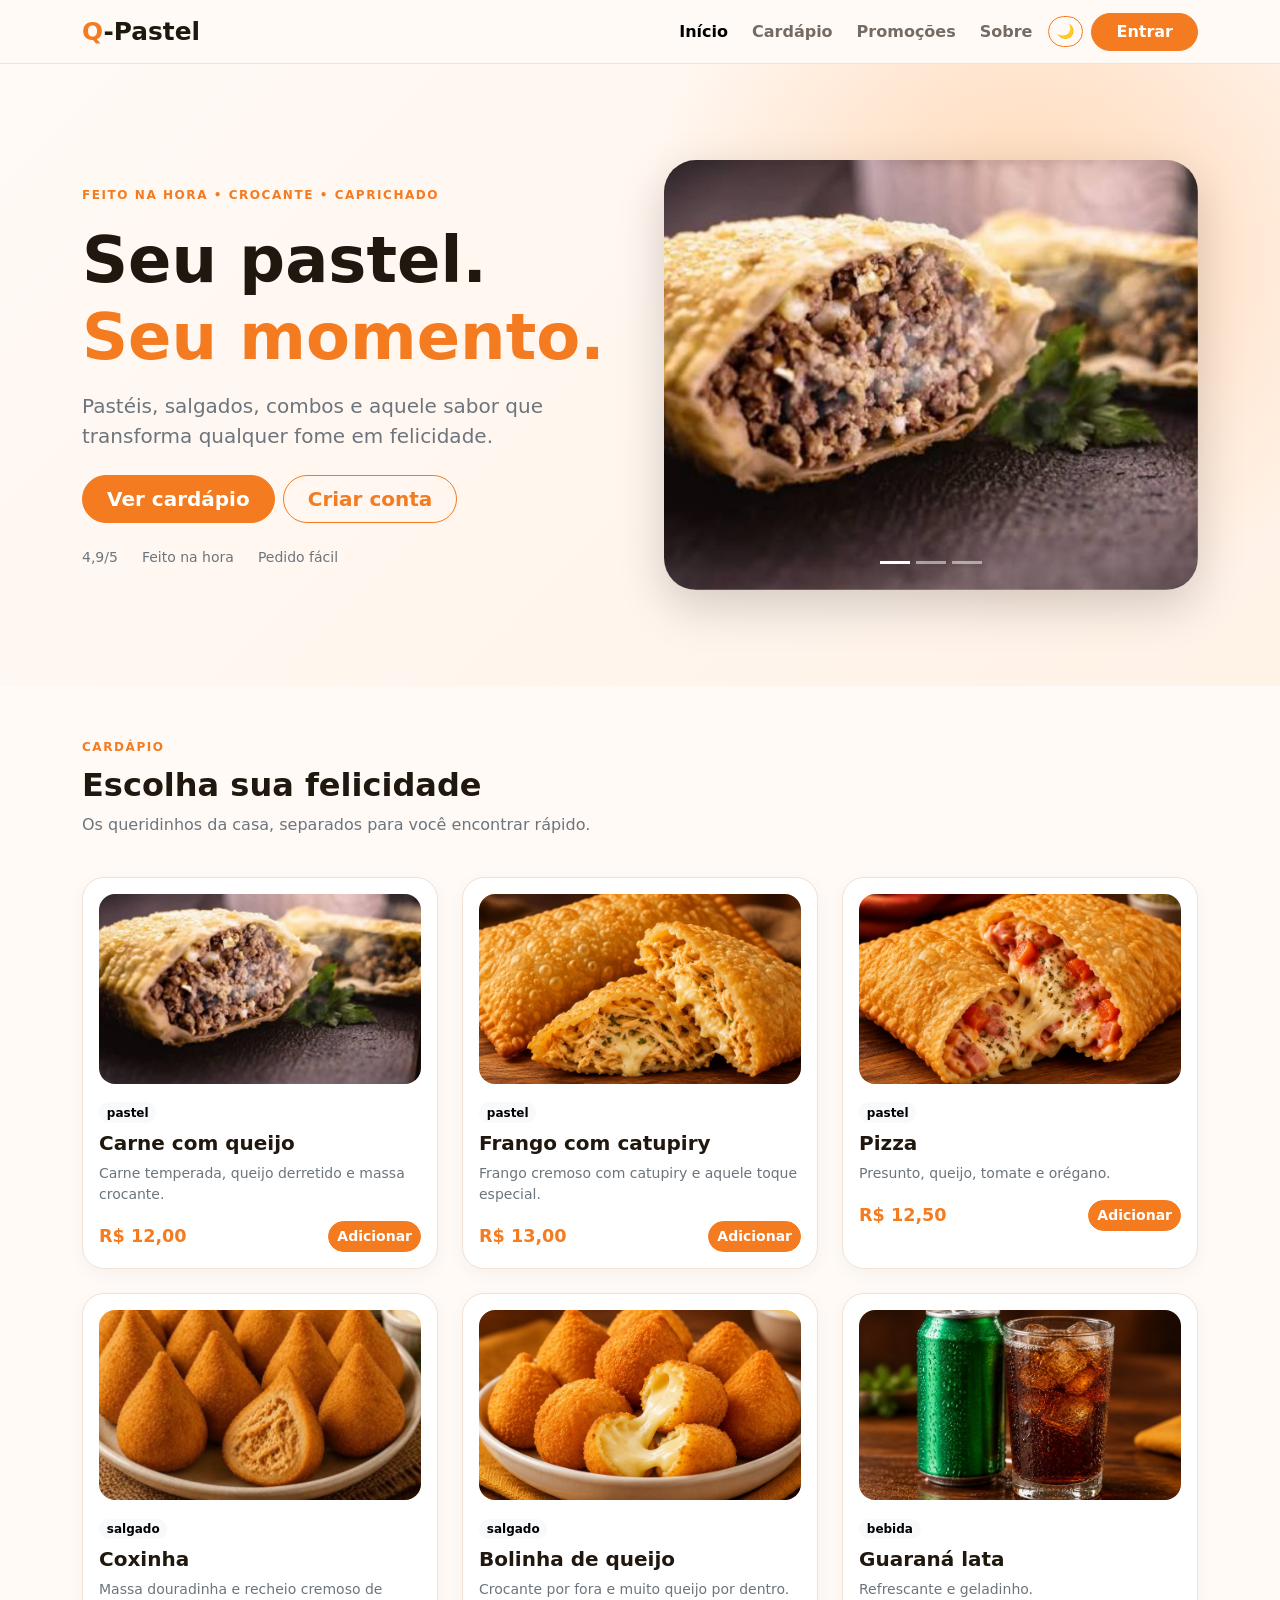
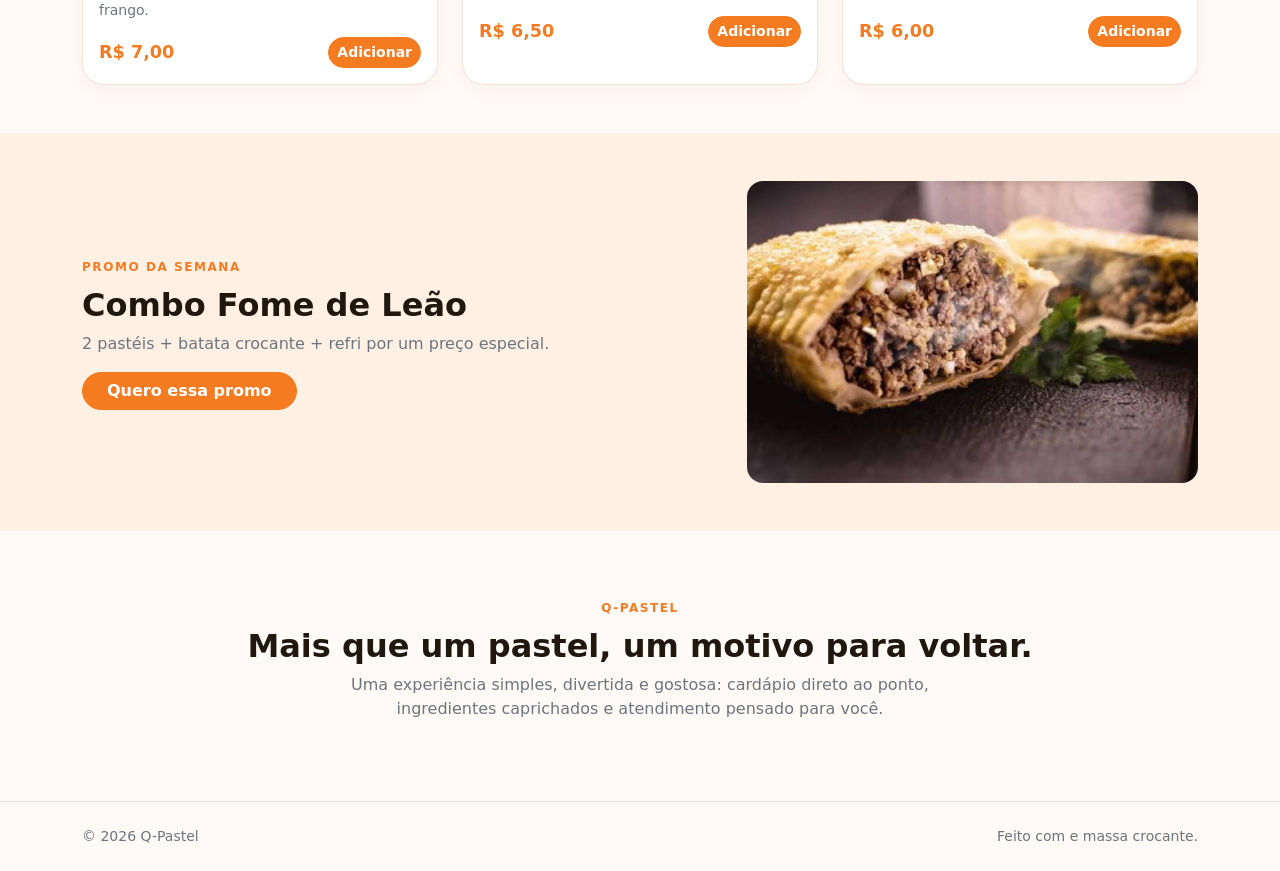
<file: index.html>
<!DOCTYPE html>
<html lang="pt-BR">
<head>
  <meta charset="UTF-8">
  <meta name="viewport" content="width=device-width, initial-scale=1.0">
  <title>Q-Pastel | Sabor que dá vontade de repetir</title>
  <link href="https://cdn.jsdelivr.net/npm/bootstrap@5.3.3/dist/css/bootstrap.min.css" rel="stylesheet">
  <link href="assets/style.css" rel="stylesheet">
</head>
<body>
<nav class="navbar navbar-expand-lg sticky-top qp-nav">
  <div class="container">
    <a class="navbar-brand fw-black qp-brand" href="index.html"><span>Q</span>-Pastel</a>
    <button class="navbar-toggler" data-bs-toggle="collapse" data-bs-target="#nav"><span class="navbar-toggler-icon"></span></button>
    <div class="collapse navbar-collapse" id="nav">
      <ul class="navbar-nav ms-auto align-items-lg-center gap-lg-2">
        <li><a class="nav-link active" href="index.html">Início</a></li>
        <li><a class="nav-link" href="#cardapio">Cardápio</a></li>
        <li><a class="nav-link" href="#promocoes">Promoções</a></li>
        <li><a class="nav-link" href="#sobre">Sobre</a></li>
        <li class="nav-item"><button id="themeToggle" class="btn btn-sm btn-outline-orange rounded-pill">🌙</button></li>
        <li><a class="btn btn-orange rounded-pill px-4" href="login.html">Entrar</a></li>
      </ul>
    </div>
  </div>
</nav>

<header class="hero">
  <div class="container py-5">
    <div class="row align-items-center g-5 py-lg-5">
      <div class="col-lg-6">
        <span class="eyebrow"> FEITO NA HORA • CROCANTE • CAPRICHADO</span>
        <h1 class="display-3 fw-black mt-3">Seu pastel.<br><span>Seu momento.</span></h1>
        <p class="lead text-secondary mt-3">Pastéis, salgados, combos e aquele sabor que transforma qualquer fome em felicidade.</p>
        <div class="d-flex flex-wrap gap-2 mt-4">
          <a href="#cardapio" class="btn btn-orange btn-lg rounded-pill px-4">Ver cardápio</a>
          <a href="cadastro.html" class="btn btn-outline-orange btn-lg rounded-pill px-4">Criar conta</a>
        </div>
        <div class="d-flex gap-4 mt-4 small text-secondary">
          <span> 4,9/5</span><span> Feito na hora</span><span> Pedido fácil</span>
        </div>
      </div>
      <div class="col-lg-6">
        <div id="heroCarousel" class="carousel slide shadow-lg rounded-5 overflow-hidden" data-bs-ride="carousel">
          <div class="carousel-indicators"><button data-bs-target="#heroCarousel" data-bs-slide-to="0" class="active"></button><button data-bs-target="#heroCarousel" data-bs-slide-to="1"></button><button data-bs-target="#heroCarousel" data-bs-slide-to="2"></button></div>
          <div class="carousel-inner">
            <div class="carousel-item active"><img src="assets/pastel-carne-real.jpg" class="d-block w-100" alt="Pastel crocante"></div>
            <div class="carousel-item"><img src="assets/coxinha-real.jpg" class="d-block w-100" alt="Combo Q-Pastel"></div>
            <div class="carousel-item"><img src="assets/bolinha-queijo-real.jpg" class="d-block w-100" alt="Salgados"></div>
          </div>
        </div>
      </div>
    </div>
  </div>
</header>

<section id="cardapio" class="py-5">
  <div class="container">
    <div class="section-title"><span class="eyebrow">CARDÁPIO</span><h2 class="fw-black mt-2">Escolha sua felicidade</h2><p class="text-secondary">Os queridinhos da casa, separados para você encontrar rápido.</p></div>
    <div class="row g-4 mt-2" id="products"></div>
  </div>
</section>

<section id="promocoes" class="py-5 qp-section-soft">
  <div class="container">
    <div class="row align-items-center g-4">
      <div class="col-lg-7"><span class="eyebrow">PROMO DA SEMANA</span><h2 class="fw-black mt-2">Combo Fome de Leão </h2><p class="text-secondary">2 pastéis + batata crocante + refri por um preço especial.</p><button class="btn btn-orange rounded-pill px-4" data-bs-toggle="modal" data-bs-target="#promoModal">Quero essa promo</button></div>
      <div class="col-lg-5"><img src="assets/pastel-carne-real.jpg" class="img-fluid rounded-4" alt="Promoção"></div>
    </div>
  </div>
</section>

<section id="sobre" class="py-5">
  <div class="container text-center py-3">
    <span class="eyebrow">Q-PASTEL</span><h2 class="fw-black mt-2">Mais que um pastel, um motivo para voltar.</h2>
    <p class="text-secondary mx-auto" style="max-width:680px">Uma experiência simples, divertida e gostosa: cardápio direto ao ponto, ingredientes caprichados e atendimento pensado para você.</p>
  </div>
</section>

<footer class="py-4 border-top"><div class="container d-flex flex-wrap justify-content-between gap-2 small text-secondary"><span>© 2026 Q-Pastel</span><span>Feito com  e massa crocante.</span></div></footer>

<div class="modal fade" id="promoModal" tabindex="-1"><div class="modal-dialog modal-dialog-centered"><div class="modal-content qp-modal"><div class="modal-header border-0"><h5 class="fw-bold"> Combo reservado!</h5><button class="btn-close" data-bs-dismiss="modal"></button></div><div class="modal-body">Entre na sua conta para finalizar seu pedido e acompanhar tudo por lá.</div><div class="modal-footer border-0"><a href="login.html" class="btn btn-orange rounded-pill">Entrar agora</a></div></div></div></div>
<script src="assets/app.js"></script>
<script src="https://cdn.jsdelivr.net/npm/bootstrap@5.3.3/dist/js/bootstrap.bundle.min.js"></script>
</body>
</html>
</file>
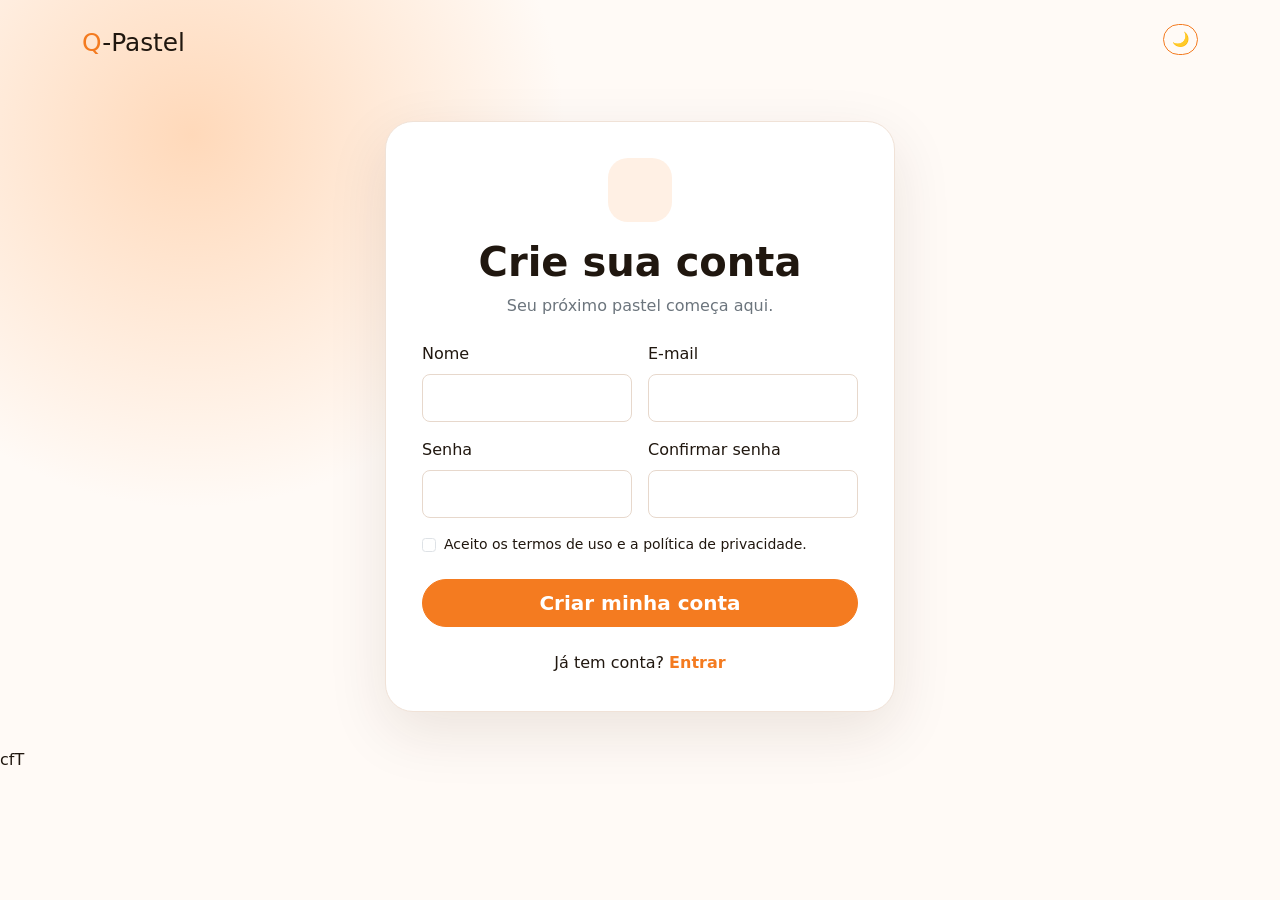
<file: cadastro.html>
<!DOCTYPE html>
<html lang="pt-BR">

<head>
    <meta charset="UTF-8">
    <meta name="viewport" content="width=device-width,initial-scale=1">
    <title>Cadastro | Q-Pastel</title>
    <link href="https://cdn.jsdelivr.net/npm/bootstrap@5.3.3/dist/css/bootstrap.min.css" rel="stylesheet">
    <link href="assets/style.css" rel="stylesheet">
</head>

<body class="auth-bg">
    <div class="container py-4"><a class="qp-brand text-decoration-none"
            href="index.html"><span>Q</span>-Pastel</a><button id="themeToggle"
            class="btn btn-sm btn-outline-orange rounded-pill float-end">🌙</button></div>
    <main class="container auth-wrap">
        <div class="auth-card mx-auto">
            <div class="text-center mb-4">
                <div class="logo-bubble"></div>
                <h1 class="fw-black mt-3">Crie sua conta</h1>
                <p class="text-secondary">Seu próximo pastel começa aqui.</p>
            </div>
            <form id="registerForm" novalidate>
                <div class="row g-3">
                    <div class="col-md-6"><label class="form-label">Nome</label><input id="name"
                            class="form-control form-control-lg" required minlength="2">
                        <div class="invalid-feedback">Informe seu nome.</div>
                    </div>
                    <div class="col-md-6"><label class="form-label">E-mail</label><input id="email" type="email"
                            class="form-control form-control-lg" required>
                        <div class="invalid-feedback">Digite um e-mail válido.</div>
                    </div>
                    <div class="col-md-6"><label class="form-label">Senha</label><input id="password" type="password"
                            class="form-control form-control-lg" required minlength="6">
                        <div class="invalid-feedback">Mínimo de 6 caracteres.</div>
                    </div>
                    <div class="col-md-6"><label class="form-label">Confirmar senha</label><input id="confirmPassword"
                            type="password" class="form-control form-control-lg" required>
                        <div class="invalid-feedback">As senhas precisam ser iguais.</div>
                    </div>
                </div>
                <label class="d-flex gap-2 small mt-3"><input id="terms" type="checkbox" class="form-check-input"
                        required> Aceito os termos de uso e a política de privacidade.</label>
                <button class="btn btn-orange btn-lg w-100 rounded-pill mt-4">Criar minha conta</button>
                <div id="registerAlert" class="alert d-none mt-3"></div>
            </form>
            <p class="text-center mt-4 mb-0">Já tem conta? <a class="link-orange fw-bold" href="login.html">Entrar</a>
            </p>
        </div>
    </main>
    <script src="assets/app.js"></script>
    <script src="assets/auth.js"></script>
</body>

</html>cfT
</file>
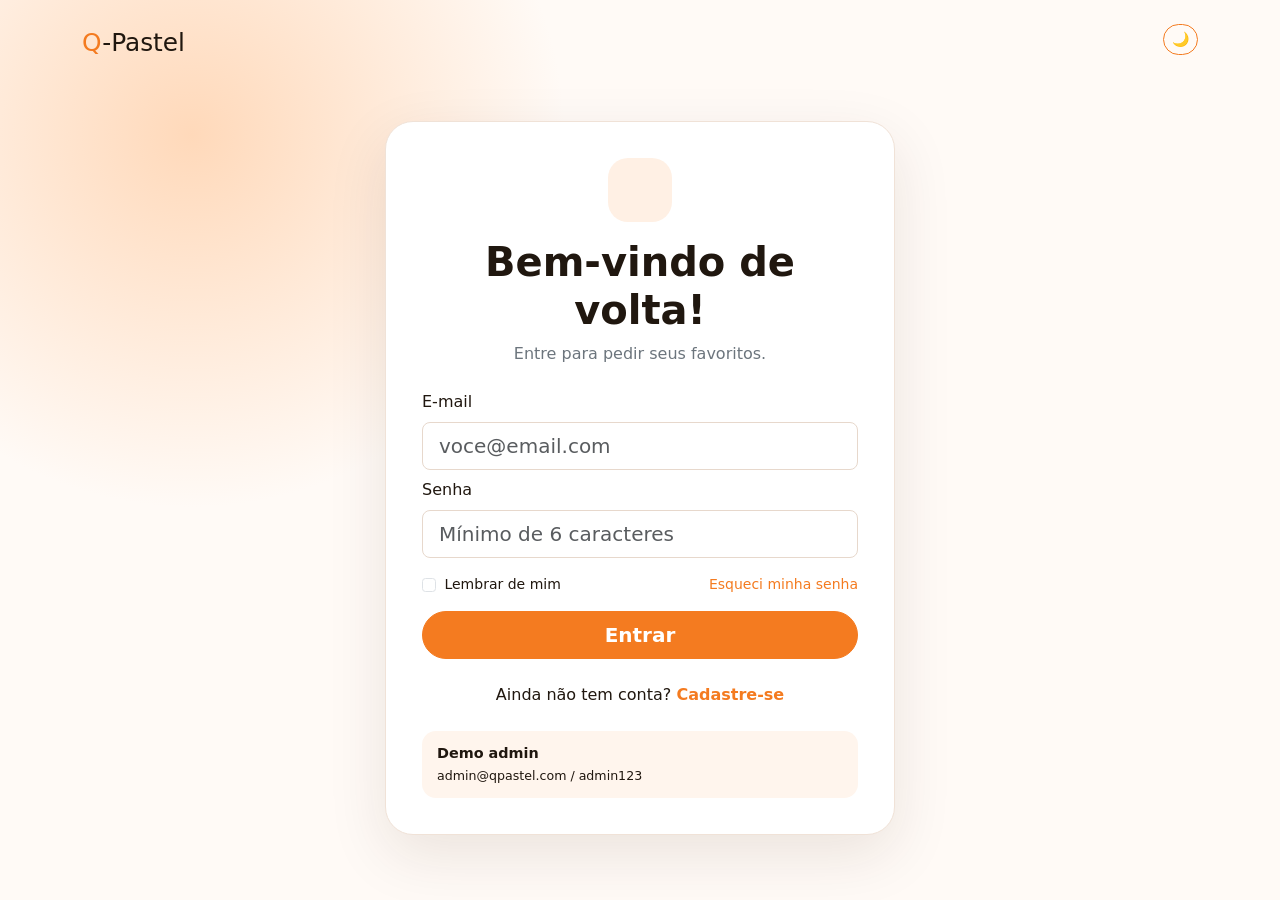
<file: dashboard.html>
<!DOCTYPE html>
<html lang="pt-BR">

<head>
    <meta charset="UTF-8">
    <meta name="viewport" content="width=device-width,initial-scale=1">
    <title>Dashboard | Q-Pastel</title>
    <link href="https://cdn.jsdelivr.net/npm/bootstrap@5.3.3/dist/css/bootstrap.min.css" rel="stylesheet">
    <link href="assets/style.css" rel="stylesheet">
</head>

<body>
    <nav class="navbar qp-nav sticky-top">
        <div class="container"><a class="qp-brand text-decoration-none" href="index.html"><span>Q</span>-Pastel</a>
            <div class="d-flex align-items-center gap-2"><button id="themeToggle"
                    class="btn btn-sm btn-outline-orange rounded-pill">🌙</button>
                <div id="userArea"></div>
            </div>
        </div>
    </nav>
    <main class="container py-5">
        <div class="d-flex flex-wrap justify-content-between align-items-end mb-4">
            <div><span class="eyebrow">PAINEL ADMINISTRATIVO</span>
                <h1 class="fw-black mt-2">Visão geral </h1>
                <p class="text-secondary">Acompanhe o movimento da Q-Pastel.</p>
            </div><button class="btn btn-orange rounded-pill" data-bs-toggle="modal" data-bs-target="#newProduct">+ Novo
                produto</button>
        </div>
        <div class="row g-3 mb-4">
            <div class="col-md-3">
                <div class="stat-card"><span>Vendas hoje</span><strong>R$ 2.480</strong><small>↑ 12,4%</small></div>
            </div>
            <div class="col-md-3">
                <div class="stat-card"><span>Pedidos</span><strong>86</strong><small>↑ 8,1%</small></div>
            </div>
            <div class="col-md-3">
                <div class="stat-card"><span>Ticket médio</span><strong>R$ 28,84</strong><small>↑ 3,2%</small></div>
            </div>
            <div class="col-md-3">
                <div class="stat-card"><span>Clientes</span><strong>1.248</strong><small>+32 hoje</small></div>
            </div>
        </div>
        <div class="row g-4">
            <div class="col-lg-8">
                <div class="dashboard-card">
                    <div class="d-flex justify-content-between">
                        <h5 class="fw-bold">Vendas da semana</h5><span class="badge text-bg-light">Últimos 7 dias</span>
                    </div>
                    <div class="chart mt-4">
                        <div style="height:40%"><i>SEG</i></div>
                        <div style="height:62%"><i>TER</i></div>
                        <div style="height:55%"><i>QUA</i></div>
                        <div style="height:78%"><i>QUI</i></div>
                        <div style="height:68%"><i>SEX</i></div>
                        <div style="height:94%"><i>SÁB</i></div>
                        <div style="height:48%"><i>DOM</i></div>
                    </div>
                </div>
            </div>
            <div class="col-lg-4">
                <div class="dashboard-card">
                    <h5 class="fw-bold">Mais vendidos</h5>
                    <div class="rank"><b>1</b><span> Carne com queijo</span><strong>184</strong></div>
                    <div class="rank"><b>2</b><span> Frango c/ catupiry</span><strong>161</strong></div>
                    <div class="rank"><b>3</b><span>Refrigerante Guaraná</span><strong>142</strong></div>
                    <div class="rank"><b>4</b><span>Batata Batata</span><strong>98</strong></div>
                </div>
            </div>
        </div>
        <div class="dashboard-card mt-4">
            <h5 class="fw-bold">Pedidos recentes</h5>
            <div class="table-responsive">
                <table class="table align-middle mt-3">
                    <thead>
                        <tr>
                            <th>#</th>
                            <th>Cliente</th>
                            <th>Itens</th>
                            <th>Total</th>
                            <th>Status</th>
                        </tr>
                    </thead>
                    <tbody>
                        <tr>
                            <td>#1048</td>
                            <td>Mariana</td>
                            <td>2x Pastel + refri</td>
                            <td>R$ 32,00</td>
                            <td><span class="badge status-ok">Pronto</span></td>
                        </tr>
                        <tr>
                            <td>#1047</td>
                            <td>João</td>
                            <td>Combo Fome de Leão</td>
                            <td>R$ 39,90</td>
                            <td><span class="badge status-wait">Preparando</span></td>
                        </tr>
                        <tr>
                            <td>#1046</td>
                            <td>Lucas</td>
                            <td>3x Pastel</td>
                            <td>R$ 36,00</td>
                            <td><span class="badge status-ok">Entregue</span></td>
                        </tr>
                    </tbody>
                </table>
            </div>
        </div>
    </main>
    <div class="modal fade" id="newProduct" tabindex="-1">
        <div class="modal-dialog modal-dialog-centered">
            <div class="modal-content qp-modal">
                <div class="modal-header">
                    <h5 class="fw-bold">Novo produto</h5><button class="btn-close" data-bs-dismiss="modal"></button>
                </div>
                <div class="modal-body"><input class="form-control mb-3" placeholder="Nome do produto"><input
                        class="form-control mb-3" placeholder="Preço (R$)"><textarea class="form-control"
                        placeholder="Descrição"></textarea></div>
                <div class="modal-footer"><button class="btn btn-orange rounded-pill" data-bs-dismiss="modal">Salvar
                        produto</button></div>
            </div>
        </div>
    </div>
    <script src="assets/app.js"></script>
    <script src="assets/auth.js"></script>
    <script>document.addEventListener('DOMContentLoaded', () => { const u = JSON.parse(localStorage.getItem('qp_user') || 'null'); if (!u || !u.admin) { location.href = 'login.html'; } })</script>
    <script src="https://cdn.jsdelivr.net/npm/bootstrap@5.3.3/dist/js/bootstrap.bundle.min.js"></script>
</body>

</html>
</file>
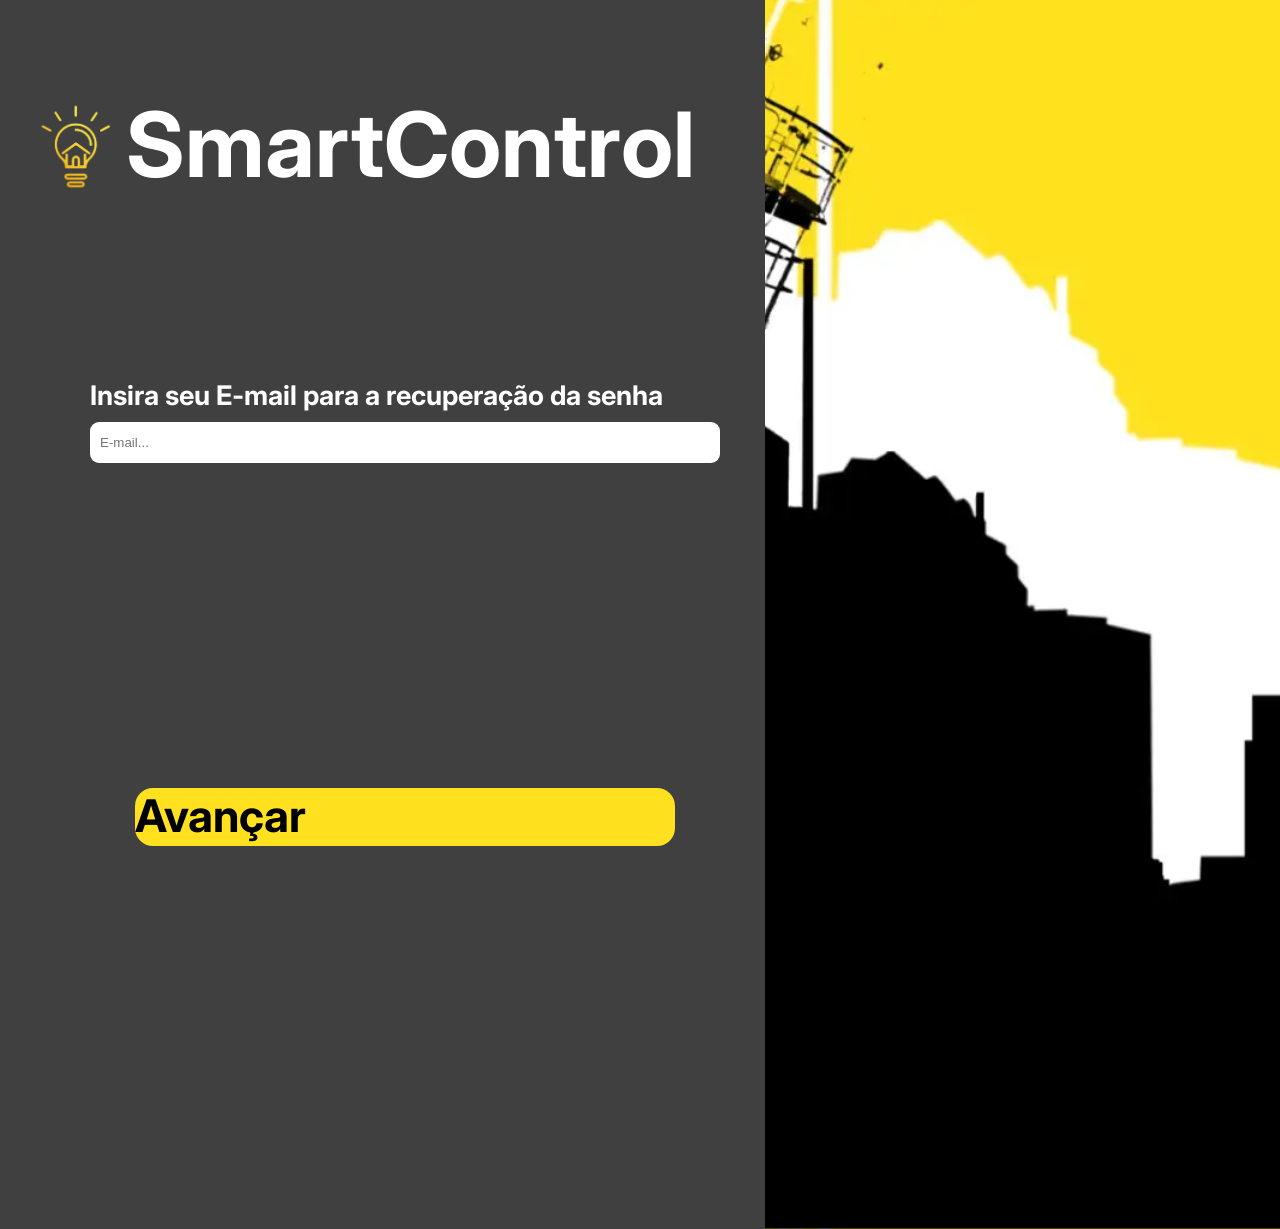
<file: esqueceu.html>
<!DOCTYPE html>
<html lang="pt-br">
<head>
    <meta charset="UTF-8">
    <meta name="viewport" content="width=device-width, initial-scale=1.0">
    <title>SmartControl - Esqueci Minha Senha</title>
    <link rel="stylesheet" href="assets/css/esqueceu.css">
    <link rel="preconnect" href="https://fonts.googleapis.com">
    <link rel="preconnect" href="https://fonts.gstatic.com" crossorigin>
    <link href="https://fonts.googleapis.com/css2?family=Inter:ital,opsz,wght@0,14..32,100..900;1,14..32,100..900&display=swap" rel="stylesheet">
    <link rel="icon" type="image/png" href="assets/images/logosmartcontrol.png">
</head>
<body>
    <div class="container">
        <div class="senha">
            <div class="cabeca">
                 <img src="assets/images/logosmartcontrol.png" alt="logo_smart_control" width="100" height="auto">
                 <h1>SmartControl</h1>
            </div>

            <form action="index.html" method="get" class="formulario">
                <label for="email">Insira seu E-mail para a recuperação da senha</label>
                <input type="email" name="email" id="email" required placeholder="E-mail..." class="inputs">
                <button type="submit" class="botao">Avançar</button>
            </form>
        </div>
    </div>
</body>
</html>
</file>
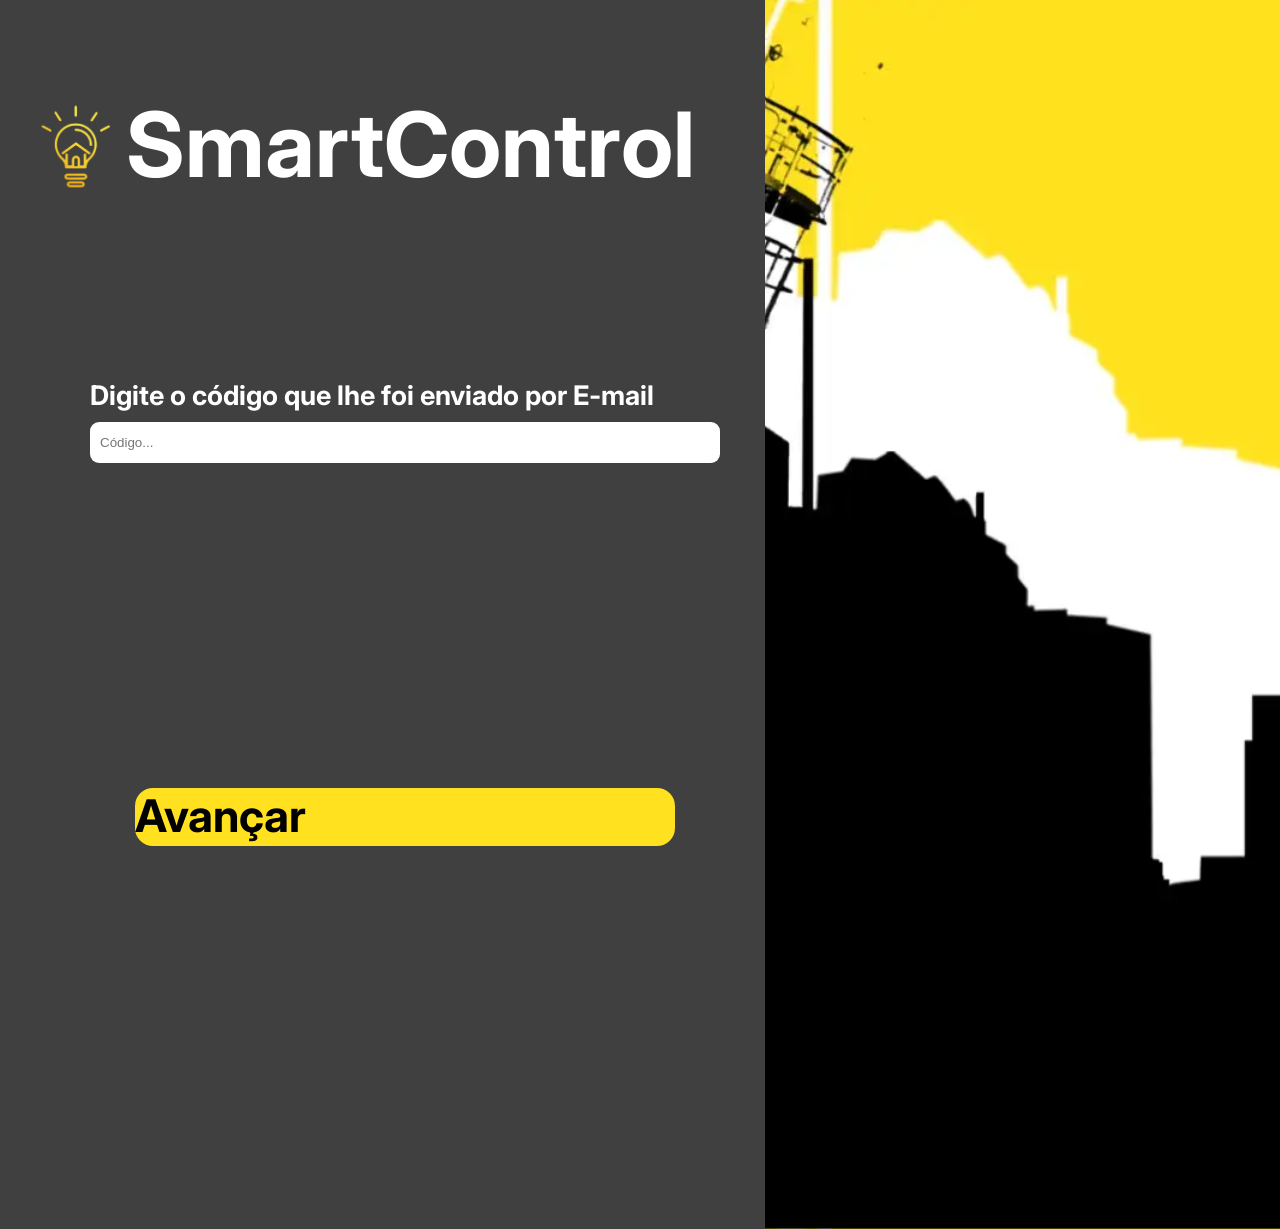
<file: esqueceu2.html>
<!DOCTYPE html>
<html lang="pt-br">
<head>
    <meta charset="UTF-8">
    <meta name="viewport" content="width=device-width, initial-scale=1.0">
    <title>SmartControl - Esqueci Minha Senha</title>
    <link rel="stylesheet" href="assets/css/esqueceu2.css">
    <link rel="preconnect" href="https://fonts.googleapis.com">
    <link rel="preconnect" href="https://fonts.gstatic.com" crossorigin>
    <link href="https://fonts.googleapis.com/css2?family=Inter:ital,opsz,wght@0,14..32,100..900;1,14..32,100..900&display=swap" rel="stylesheet">
    <link rel="icon" type="image/png" href="assets/images/logosmartcontrol.png">
</head>
<body>
    <div class="container">
        <div class="senha2">
            <div class="cabeca">
                <img src="assets/images/logosmartcontrol.png" alt="logo_smart_control" width="100" height="auto">
                <h1>SmartControl</h1>
            </div>
        
            <form action="dashboard.html" method="get" class="formulario">
                <label for="codigo">Digite o código que lhe foi enviado por E-mail</label>
                <input type="text" name="codigo" id="codigo" class="inputs" required placeholder="Código...">
                <button type="submit" class="botao">Avançar</button>
            </form>
        </div>
    </div>
</body>
</html>
</file>
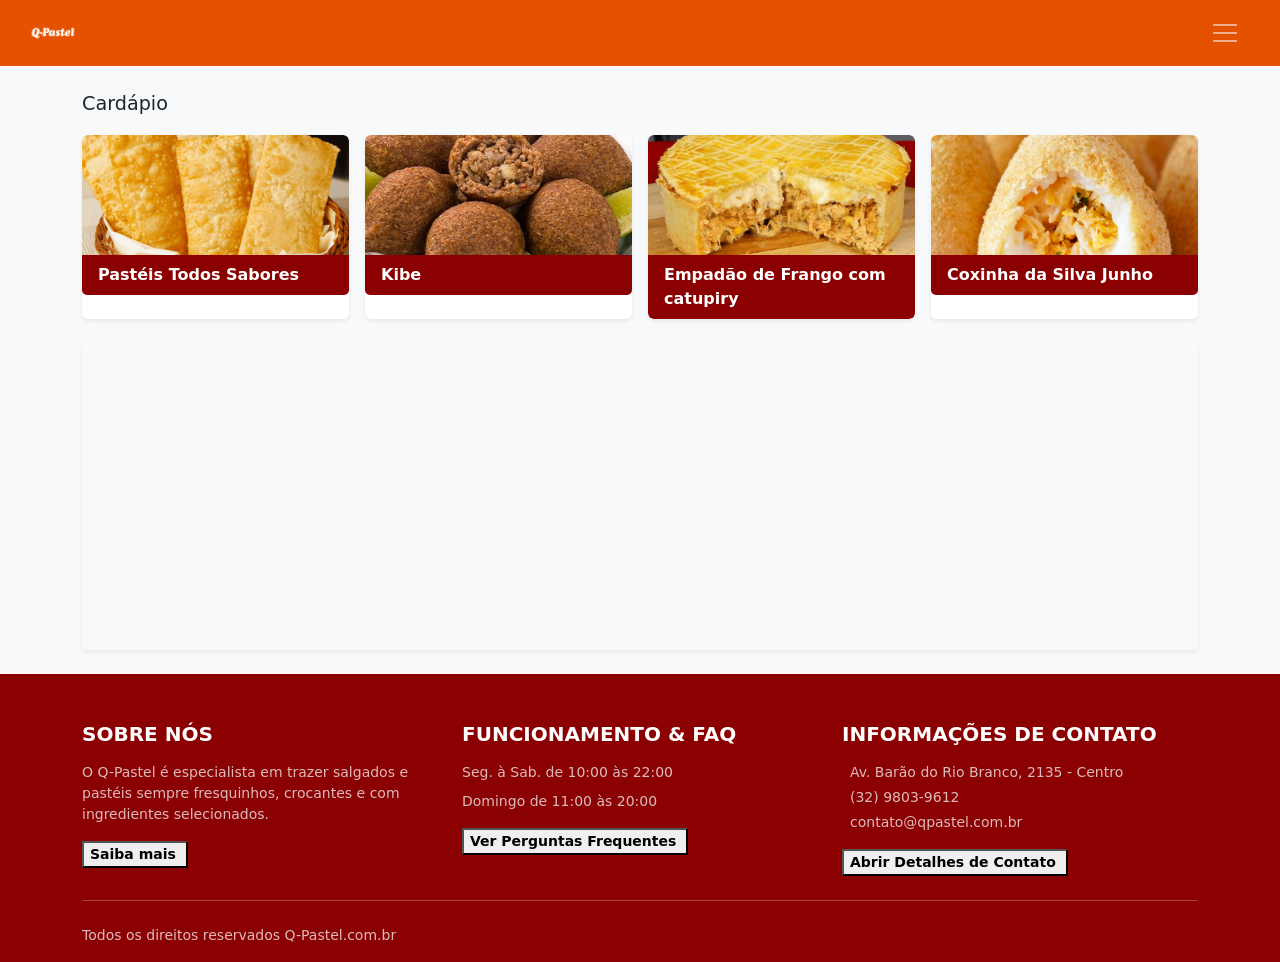
<file: home.html>
<!DOCTYPE html>
<html lang="pt-BR">
<head>
  <meta charset="UTF-8">
  <meta name="viewport" content="width=device-width, initial-scale=1.0">
  <title>Q-Pastel</title>
  <link href="https://cdn.jsdelivr.net/npm/bootstrap@5.3.0/dist/css/bootstrap.min.css" rel="stylesheet">
  <link rel="icon" type="image/png" href="assets/images/images (1).jpg">
  <style>
    .bg-laranja { background-color: #e65100; }
    .bg-vinho { background-color: #8b0000; }
  </style>
</head>
<body class="bg-light">

  <nav class="navbar navbar-dark bg-laranja px-3">
    <div class="container-fluid">
        <img src="assets/images/images__1_-removebg-preview.png" alt="Logo" width="50px" height="auto">
        <a class="navbar-brand fw-bold" href="#"></a>
        <button class="navbar-toggler border-0" type="button" data-bs-toggle="collapse" data-bs-target="#menuDrop">
        <span class="navbar-toggler-icon"></span>
        </button>
        
        <div class="collapse navbar-collapse mt-2" id="menuDrop">
        <div class="d-flex flex-column gap-2 ms-auto" style="max-width: 200px;">
            <a href="#cardapio" class="btn bg-vinho text-white rounded-pill fw-bold">Cardápio</a>
            <a href="#delivery" class="btn bg-vinho text-white rounded-pill fw-bold">Delivery</a>
            <a href="#enderecos" class="btn bg-vinho text-white rounded-pill fw-bold">Endereços</a>
            <a href="#contato" class="btn bg-vinho text-white rounded-pill fw-bold">Contato</a>
            <a href="login.html" class="btn bg-vinho text-white rounded-pill fw-bold">Log Out</a>
        </div>
        </div>
    </div>
  </nav>

  <main class="container my-4">
    <p> 
    <big>Cardápio </big>
    </p>
    <section id="cardapio" class="row g-3">
      
      <div class="col-12 col-sm-6 col-md-3">
        <div class="card h-100 border-0 shadow-sm overflow-hidden">
          <img src="assets/images/Massa-de-Pastel-de-Feira.png" class="card-img-top" style="height: 120px; object-fit: cover;" alt="Pastéis">
          <div class="card-footer bg-vinho text-white fw-bold border-0 fs-7">Pastéis Todos Sabores</div>
        </div>
      </div>

      <div class="col-12 col-sm-6 col-md-3">
        <div class="card h-100 border-0 shadow-sm overflow-hidden">
          <img src="assets/images/kibe-03.png" class="card-img-top" style="height: 120px; object-fit: cover;" alt="Kibe">
          <div class="card-footer bg-vinho text-white fw-bold border-0 fs-7">Kibe</div>
        </div>
      </div>

      <div class="col-12 col-sm-6 col-md-3">
        <div class="card h-100 border-0 shadow-sm overflow-hidden">
          <img src="assets/images/hq720.png" class="card-img-top" style="height: 120px; object-fit: cover;" alt="Empadão">
          <div class="card-footer bg-vinho text-white fw-bold border-0 fs-7">Empadão de Frango com catupiry</div>
        </div>
      </div>

      <div class="col-12 col-sm-6 col-md-3">
        <div class="card h-100 border-0 shadow-sm overflow-hidden">
          <img src="assets/images/coxinha9392.webp" class="card-img-top" style="height: 120px; object-fit: cover;" alt="Coxinha">
          <div class="card-footer bg-vinho text-white fw-bold border-0 fs-7">Coxinha da Silva Junho</div>
        </div>
      </div>

    </section>

    <section id="enderecos" class="mt-4 shadow-sm rounded overflow-hidden">
      <iframe 
        class="w-100"
        height="300"
        src="https://www.google.com/maps/embed?pb=!1m18!1m12!1m3!1d3705.5123456789!2d-43.35!3d-21.76!2m3!1f0!2f0!3f0!3m2!1i1024!2i768!4f13.1!3m3!1m2!1s0x0%3A0x0!2zMjHCsDQ1JzM2LjAiUyA0M8KwMjEnMDAuMCJX!5e0!3m2!1wpt-BR!2sbr!4v1234567890" 
        allowfullscreen="" 
        loading="lazy">
      </iframe>
    </section>
  </main>

  <div class="modal fade text-dark" id="modalSobre" tabindex="-1">
    <div class="modal-dialog modal-dialog-centered">
      <div class="modal-content">
        <div class="modal-header text-white" style="background-color: #e65100;">
          <h5 class="modal-title fw-bold">Sobre Nós</h5>
          <button type="button" class="btn-close btn-close-white" data-bs-dismiss="modal"></button>
        </div>
        <div class="modal-body">
          Fundado com a missão de servir o melhor salgado da região, o Q-Pastel trabalha apenas com produtos de alta qualidade, massa crocante e recheios generosos.
        </div>
      </div>
    </div>
  </div>

  <div class="modal fade text-dark" id="modalFaq" tabindex="-1">
    <div class="modal-dialog modal-dialog-centered">
      <div class="modal-content">
        <div class="modal-header text-white" style="background-color: #e65100;">
          <h5 class="modal-title fw-bold">Perguntas Frequentes</h5>
          <button type="button" class="btn-close btn-close-white" data-bs-dismiss="modal"></button>
        </div>
        <div class="modal-body">
          <p class="fw-bold mb-1">Qual o valor do frete?</p>
          <p class="small text-muted mb-3">O frete varia de acordo com o seu bairro. Faça o login para calcular.</p>
          <p class="fw-bold mb-1">Quais as formas de pagamento?</p>
          <p class="small text-muted mb-0">Aceitamos Pix, cartões de crédito/débito e dinheiro na entrega.</p>
        </div>
      </div>
    </div>
  </div>

  <div class="modal fade text-dark" id="modalContato" tabindex="-1">
    <div class="modal-dialog modal-dialog-centered">
      <div class="modal-content">
        <div class="modal-header text-white" style="background-color: #e65100;">
          <h5 class="modal-title fw-bold">Informações de Contato</h5>
          <button type="button" class="btn-close btn-close-white" data-bs-dismiss="modal"></button>
        </div>
        <div class="modal-body">
          <p class="mb-2"><i class="fa-solid fa-envelope me-2 text-warning"></i> contato@qpastel.com.br</p>
          <p class="mb-2"><i class="fa-solid fa-phone me-2 text-warning"></i> (32) 9803-9612</p>
          <p class="mb-0"><i class="fa-solid fa-location-dot me-2 text-warning"></i>Av. Barão do Rio Branco, 2135 - Centro</p>
        </div>
      </div>
    </div>
  </div>

  <script src="https://cdn.jsdelivr.net/npm/bootstrap@5.3.0/dist/js/bootstrap.bundle.min.js"></script>
</body>

<footer class="bg-vinho text-white pt-5 pb-3 mt-auto">
  <div class="container">
    <div class="row g-4">

      <div class="col-12 col-md-4">
        <h5 class="fw-bold text-uppercase mb-3">Sobre Nós</h5>
        <p class="small text-light opacity-75 mb-3">O Q-Pastel é especialista em trazer salgados e pastéis sempre fresquinhos, crocantes e com ingredientes selecionados.</p>
        <button class="footer-link small fw-bold" data-bs-toggle="modal" data-bs-target="#modalSobre">
          Saiba mais <i class="fa-solid fa-arrow-right ms-1"></i>
        </button>
      </div>

      <div class="col-12 col-md-4">
        <h5 class="fw-bold text-uppercase mb-3">Funcionamento & FAQ</h5>
        <p class="small text-light opacity-75 mb-2">Seg. à Sab. de 10:00 às 22:00</p>
        <p class="small text-light opacity-75 mb-3">Domingo de 11:00 às 20:00</p>
        <button class="footer-link small fw-bold" data-bs-toggle="modal" data-bs-target="#modalFaq">
          Ver Perguntas Frequentes <i class="fa-solid fa-arrow-right ms-1"></i>
        </button>
      </div>

      <div class="col-12 col-md-4">
        <h5 class="fw-bold text-uppercase mb-3">Informações de Contato</h5>
        <p class="small text-light opacity-75 mb-1"><i class="fa-solid fa-location-dot me-2"></i> Av. Barão do Rio Branco, 2135 - Centro</p>
        <p class="small text-light opacity-75 mb-1"><i class="fa-solid fa-phone me-2"></i> (32) 9803-9612</p>
        <p class="small text-light opacity-75 mb-3"><i class="fa-solid fa-envelope me-2"></i> contato@qpastel.com.br</p>
        <button class="footer-link small fw-bold" data-bs-toggle="modal" data-bs-target="#modalContato">
          Abrir Detalhes de Contato <i class="fa-solid fa-arrow-right ms-1"></i>
        </button>
      </div>

    </div>

    <hr class="my-4 border-light opacity-25">

    <div class="d-flex flex-column flex-sm-row justify-content-between align-items-center small text-light opacity-75">
      <p class="mb-2 mb-sm-0">Todos os direitos reservados Q-Pastel.com.br</p>
      <div class="d-flex gap-3 fs-5">
        <a href="#" class="text-white"><i class="fa-brands fa-facebook"></i></a>
        <a href="#" class="text-white"><i class="fa-brands fa-instagram"></i></a>
        <a href="#" class="text-white"><i class="fa-brands fa-whatsapp"></i></a>
      </div>
    </div>
  </div>
</footer>
</html>
</file>
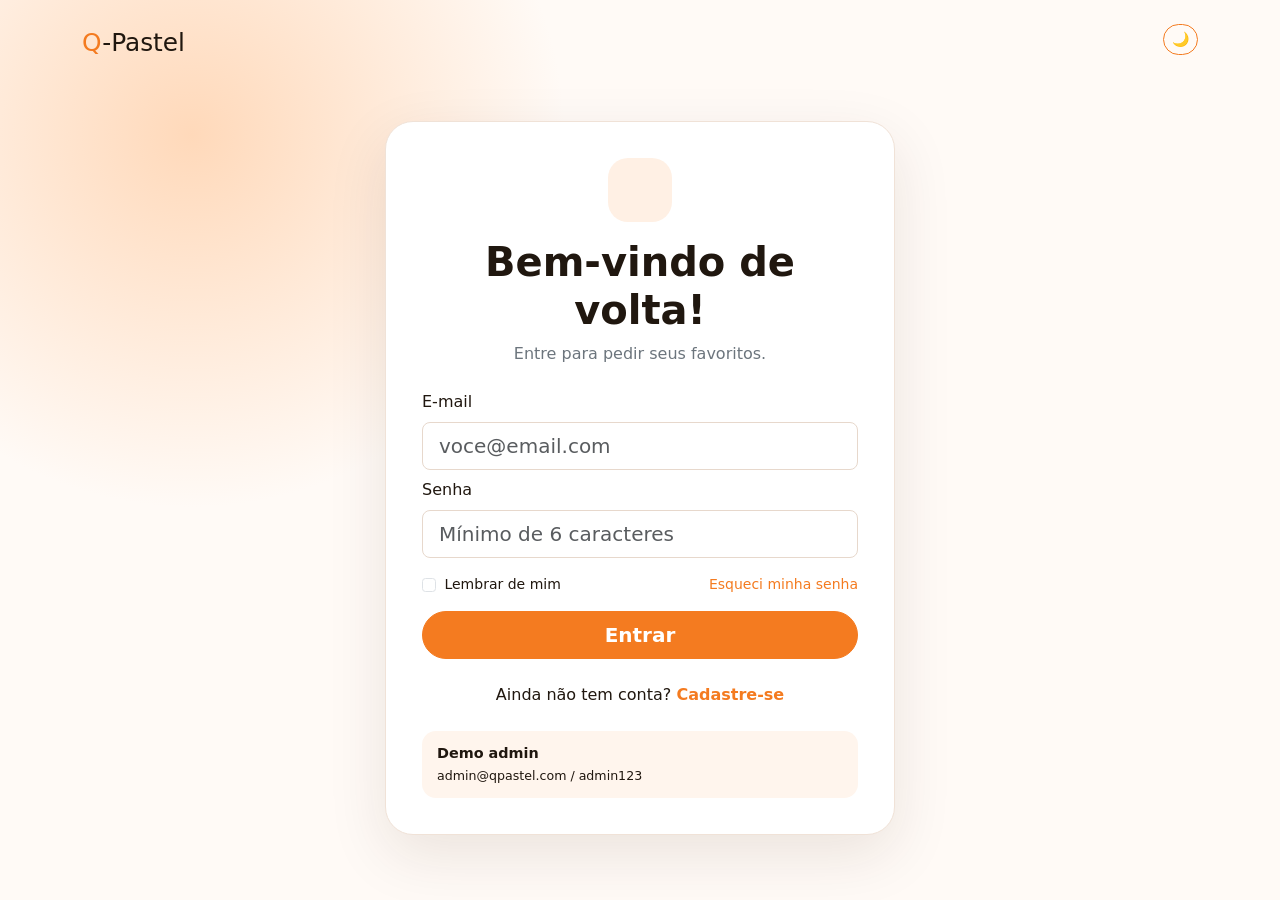
<file: login.html>
<!DOCTYPE html>
<html lang="pt-BR">

<head>
    <meta charset="UTF-8">
    <meta name="viewport" content="width=device-width,initial-scale=1">
    <title>Entrar | Q-Pastel</title>
    <link href="https://cdn.jsdelivr.net/npm/bootstrap@5.3.3/dist/css/bootstrap.min.css" rel="stylesheet">
    <link href="assets/style.css" rel="stylesheet">
</head>

<body class="auth-bg">
    <div class="container py-4"><a class="qp-brand text-decoration-none"
            href="index.html"><span>Q</span>-Pastel</a><button id="themeToggle"
            class="btn btn-sm btn-outline-orange rounded-pill float-end">🌙</button></div>
    <main class="container auth-wrap">
        <div class="auth-card mx-auto">
            <div class="text-center mb-4">
                <div class="logo-bubble"></div>
                <h1 class="fw-black mt-3">Bem-vindo de volta!</h1>
                <p class="text-secondary">Entre para pedir seus favoritos.</p>
            </div>
            <form id="loginForm" novalidate>
                <label class="form-label">E-mail</label><input id="email" type="email"
                    class="form-control form-control-lg mb-2" placeholder="voce@email.com" required>
                <div class="invalid-feedback mb-2">Digite um e-mail válido.</div>
                <label class="form-label">Senha</label><input id="password" type="password"
                    class="form-control form-control-lg mb-2" placeholder="Mínimo de 6 caracteres" required
                    minlength="6">
                <div class="invalid-feedback mb-2">A senha precisa ter pelo menos 6 caracteres.</div>
                <div class="d-flex justify-content-between align-items-center my-3"><label class="small"><input
                            type="checkbox" class="form-check-input me-1"> Lembrar de mim</label><a href="#"
                        class="link-orange small">Esqueci minha senha</a></div>
                <button class="btn btn-orange btn-lg w-100 rounded-pill">Entrar</button>
                <div id="loginAlert" class="alert d-none mt-3"></div>
            </form>
            <p class="text-center mt-4 mb-0">Ainda não tem conta? <a class="link-orange fw-bold"
                    href="cadastro.html">Cadastre-se</a></p>
            <div class="demo-box mt-4"><strong>Demo admin</strong><br><small>admin@qpastel.com / admin123</small></div>
        </div>
    </main>
    <script src="assets/app.js"></script>
    <script src="assets/auth.js"></script>
</body>

</html>
</file>
<file: assets/style.css>
:root {
    --orange: #f47b20;
    --orange2: #ff9a45;
    --ink: #20170f;
    --muted: #756b63;
    --bg: #fffaf6;
    --card: #fff;
    --line: #f0e2d7
}

* {
    box-sizing: border-box
}

body {
    font-family: Inter, system-ui, -apple-system, BlinkMacSystemFont, "Segoe UI", sans-serif;
    background: var(--bg);
    color: var(--ink)
}

.fw-black {
    font-weight: 900
}

.qp-brand {
    font-size: 1.55rem;
    color: var(--ink)
}

.qp-brand span {
    color: var(--orange)
}

.qp-nav {
    background: rgba(255, 250, 246, .92);
    backdrop-filter: blur(14px);
    border-bottom: 1px solid var(--line)
}

.nav-link {
    color: var(--muted);
    font-weight: 600
}

.nav-link:hover,
.nav-link.active {
    color: var(--orange)
}

.btn-orange {
    background: var(--orange);
    border-color: var(--orange);
    color: #fff;
    font-weight: 700
}

.btn-orange:hover {
    background: #df6710;
    border-color: #df6710;
    color: #fff;
    transform: translateY(-1px)
}

.btn-outline-orange {
    border-color: var(--orange);
    color: var(--orange);
    font-weight: 700
}

.btn-outline-orange:hover {
    background: var(--orange);
    color: #fff
}

.hero {
    background: radial-gradient(circle at 80% 30%, #ffd7b4 0, transparent 34%), linear-gradient(135deg, #fffaf6, #fff2e7)
}

.eyebrow {
    font-size: .75rem;
    font-weight: 900;
    letter-spacing: .13em;
    color: var(--orange)
}

.hero h1 span {
    color: var(--orange)
}

.section-title {
    max-width: 620px
}

.qp-section-soft {
    background: #fff0e4
}

.product-card {
    height: 100%;
    border: 1px solid var(--line);
    border-radius: 22px;
    background: var(--card);
    padding: 16px;
    transition: .2s;
    box-shadow: 0 5px 18px rgba(70, 35, 10, .04)
}

.product-card:hover {
    transform: translateY(-5px);
    box-shadow: 0 14px 35px rgba(70, 35, 10, .10)
}

.product-img {
    height: 190px;
    width: 100%;
    object-fit: cover;
    object-position: center;
    border-radius: 16px;
    background: #fff0e4
}

.price {
    font-size: 1.1rem;
    font-weight: 900;
    color: var(--orange)
}

.auth-bg {
    min-height: 100vh;
    background: radial-gradient(circle at 15% 15%, #ffd9ba, transparent 28%), var(--bg)
}

.auth-wrap {
    padding: 4vh 0
}

.auth-card {
    max-width: 510px;
    background: var(--card);
    padding: 36px;
    border: 1px solid var(--line);
    border-radius: 28px;
    box-shadow: 0 20px 60px rgba(61, 31, 10, .10)
}

.logo-bubble {
    width: 64px;
    height: 64px;
    border-radius: 20px;
    background: #fff0e4;
    display: grid;
    place-items: center;
    font-size: 30px;
    margin: auto
}

.form-control {
    border-color: #e7d8cc;
    background: var(--card);
    color: var(--ink)
}

.form-control:focus {
    border-color: var(--orange);
    box-shadow: 0 0 0 .2rem rgba(244, 123, 32, .15)
}

.link-orange {
    color: var(--orange);
    text-decoration: none
}

.demo-box {
    padding: 12px 15px;
    border-radius: 14px;
    background: #fff5ed;
    font-size: .9rem
}

.qp-modal {
    background: var(--card);
    color: var(--ink);
    border: 0;
    border-radius: 22px
}

.stat-card,
.dashboard-card {
    background: var(--card);
    border: 1px solid var(--line);
    border-radius: 20px;
    padding: 22px
}

.stat-card span {
    display: block;
    color: var(--muted);
    font-size: .85rem
}

.stat-card strong {
    display: block;
    font-size: 1.7rem;
    margin: 6px 0
}

.stat-card small {
    color: #26965a;
    font-weight: 700
}

.chart {
    height: 260px;
    display: flex;
    align-items: end;
    gap: 12px;
    padding: 15px 5px;
    border-bottom: 1px solid var(--line)
}

.chart>div {
    flex: 1;
    background: linear-gradient(#ffb06c, var(--orange));
    border-radius: 10px 10px 0 0;
    min-width: 18px;
    position: relative
}

.chart i {
    position: absolute;
    bottom: -25px;
    left: 50%;
    transform: translateX(-50%);
    font-size: .65rem;
    font-style: normal;
    color: var(--muted)
}

.rank {
    display: flex;
    align-items: center;
    gap: 12px;
    padding: 14px 0;
    border-bottom: 1px solid var(--line)
}

.rank span {
    flex: 1
}

.status-ok {
    background: #e6f7ee;
    color: #207c4d
}

.status-wait {
    background: #fff0d9;
    color: #a45a00
}

body.dark {
    --bg: #17120e;
    --card: #211a15;
    --ink: #fff7f0;
    --muted: #b9aaa0;
    --line: #3b2c22
}

.dark .qp-nav {
    background: rgba(23, 18, 14, .92)
}

.dark .hero {
    background: radial-gradient(circle at 80% 30%, #573019 0, transparent 34%), #17120e
}

.dark .qp-section-soft {
    background: #211810
}

.dark .demo-box {
    background: #2a2019
}

.dark .btn-close {
    filter: invert(1)
}

.dark .table {
    --bs-table-color: var(--ink);
    --bs-table-border-color: var(--line)
}

@media(max-width:767px) {
    .hero h1 {
        font-size: 3rem
    }

    .auth-card {
        padding: 24px
    }

    .product-img {
        height: 150px
    }
}

.profile-photo {
    object-fit: cover;
    object-position: center
}

.hero .carousel-item img {
    height: 430px;
    object-fit: cover;
    object-position: center
}

@media(max-width:767px) {
    .hero .carousel-item img {
        height: 300px
    }
}
</file>
<file: assets/css/esqueceu.css>
* {
    margin: 0%;
    padding: 0%;
    box-sizing: border-box;
}

body {
    background-image: url('../images/background1.webp');
    background-position: center;
    background-size: cover;
    overflow: hidden;
    max-width: 100%;
    height: auto;
    
}


.container {
    align-self: start;
    max-width: 85dvh;
    background-color: #404040;
    color: #ffffff;
    font-family: "Inter", sans-serif;
    font-size: 3dvh;
    font-weight: bold;
}
.cabeca {
    display: flex;
    flex-direction: row;
    align-items: center;
    justify-content: center;
    width: 60dvh;
    font-size: 5dvh;
    max-width: fit-content;
}

.senha {
    position: relative;
    left: 10dvh;
    padding-top: 10dvh;
}

.formulario {
    padding-bottom: 50%;
    display: flex;
    flex-direction: column;
    gap: 10px ;
    margin-top: 20dvh;
}

.inputs {
    border-radius: 1dvh;
    border-width: 0px;
    width: 70dvh;
    height: 4.5dvh;
    padding-left: 10px;
}

.botao {
    display: flex;
    flex-direction: column;
    margin-top: 35dvh;
    margin-left: 5dvh;
    max-width: 60dvh;
    height: 6.5dvh;
    border-radius: 2dvh ;
    border-width: 0dvh;
    font-size: 5dvh;
    font-family: "Inter", sans-serif;
    background-color: #FFE120;
    font-weight: bold;
    cursor: pointer;
}
</file>
<file: assets/css/esqueceu2.css>
*{
    margin: 0%;
    padding: 0%;
    box-sizing: border-box;
}

body {
    background-image: url('../images/background1.webp');
    background-position: center;
    background-size: cover;
    overflow: hidden;
    max-width: 100%;
    height: auto;
}

.container {
    align-self: start;
    max-width: 85dvh;
    background-color: #404040;
    color: #ffffff;
    font-family: "Inter", sans-serif;
    font-size: 3dvh;
    font-weight: bold;
}

.cabeca {
    display: flex;
    flex-direction: row;
    align-items: center;
    justify-content: center;
    width: 60dvh;
    font-size: 5dvh;
    max-width: fit-content;
}

.senha2 {
    position: relative;
    left: 10dvh;
    padding-top: 10dvh;
}

.formulario {
    padding-bottom: 50%;
    display: flex;
    flex-direction: column;
    gap: 10px ;
    margin-top: 20dvh;
}

.inputs {
    border-radius: 1dvh;
    border-width: 0px;
    width: 70dvh;
    height: 4.5dvh;
    padding-left: 10px;
}

.botao {
    display: flex;
    flex-direction: column;
    margin-top: 35dvh;
    margin-left: 5dvh;
    max-width: 60dvh;
    height: 6.5dvh;
    border-radius: 2dvh ;
    border-width: 0dvh;
    font-size: 5dvh;
    font-family: "Inter", sans-serif;
    background-color: #FFE120;
    font-weight: bold;
    cursor: pointer;
}
</file>
